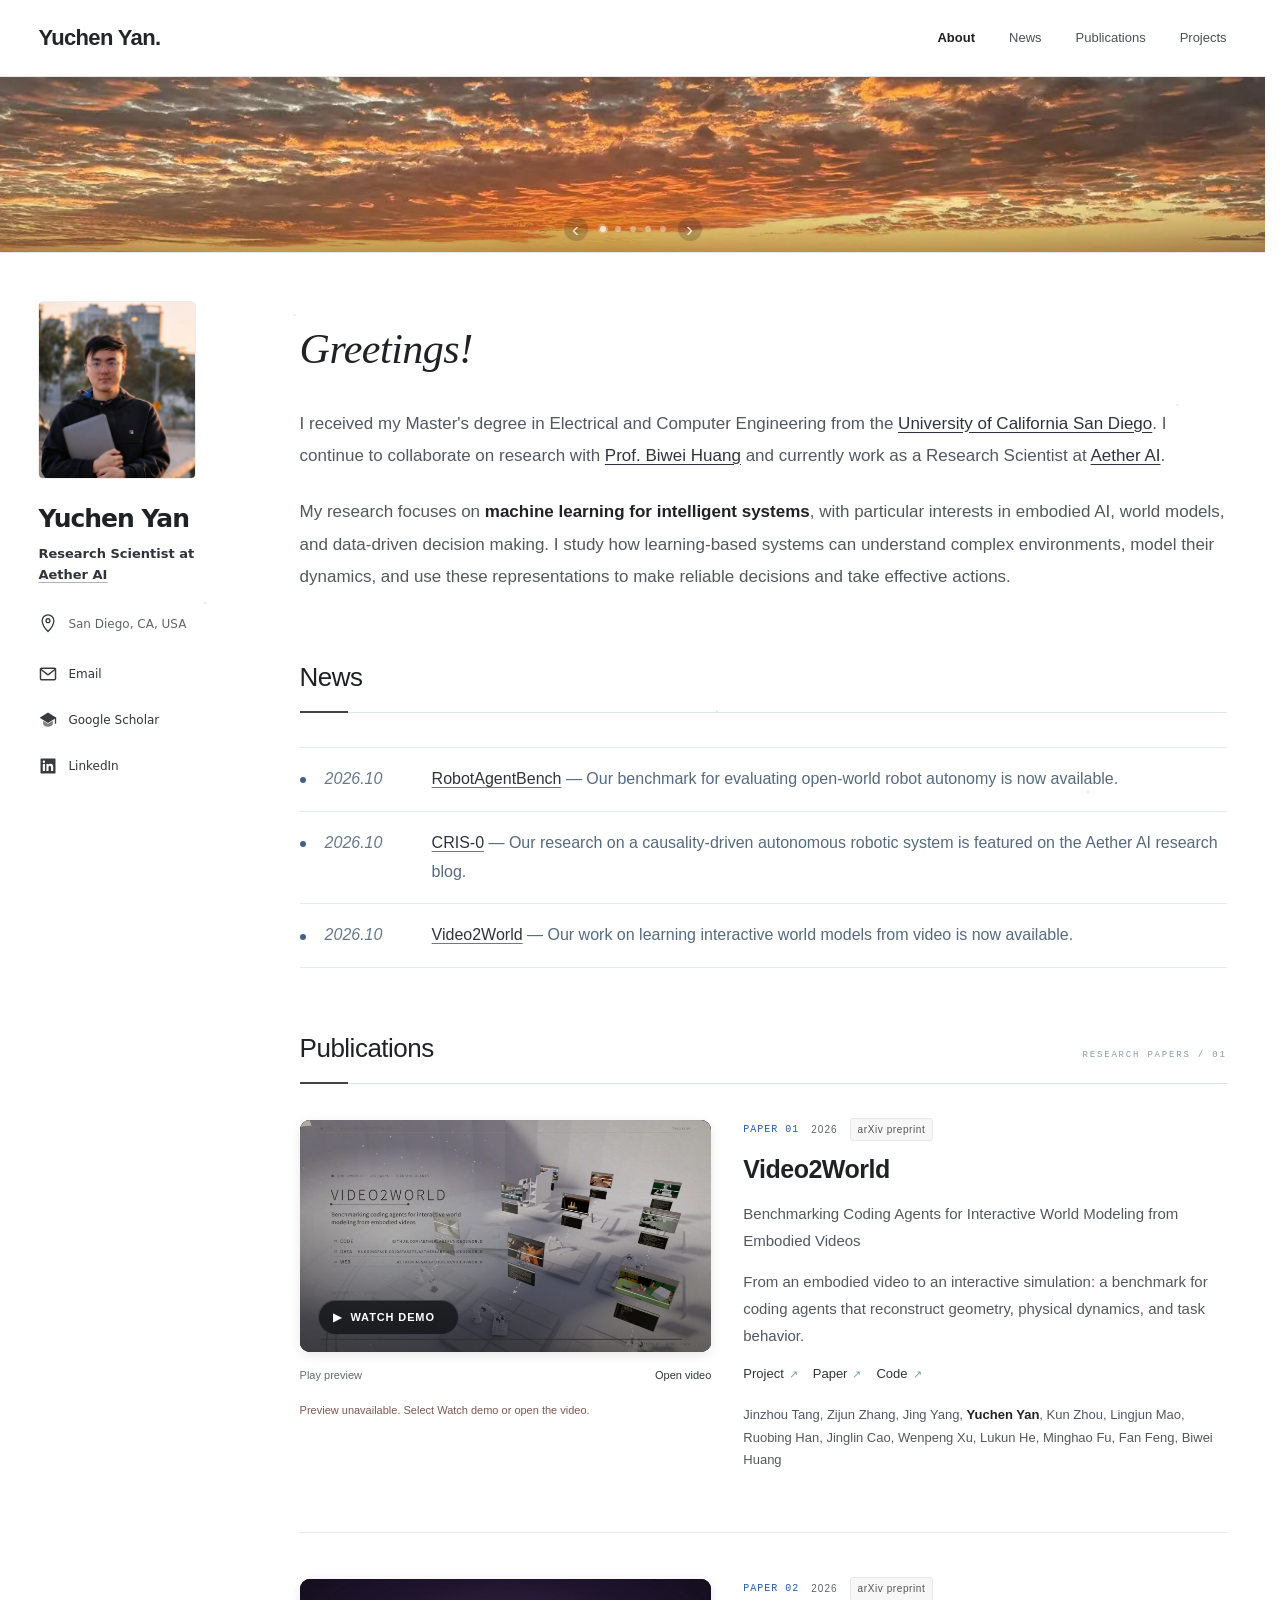
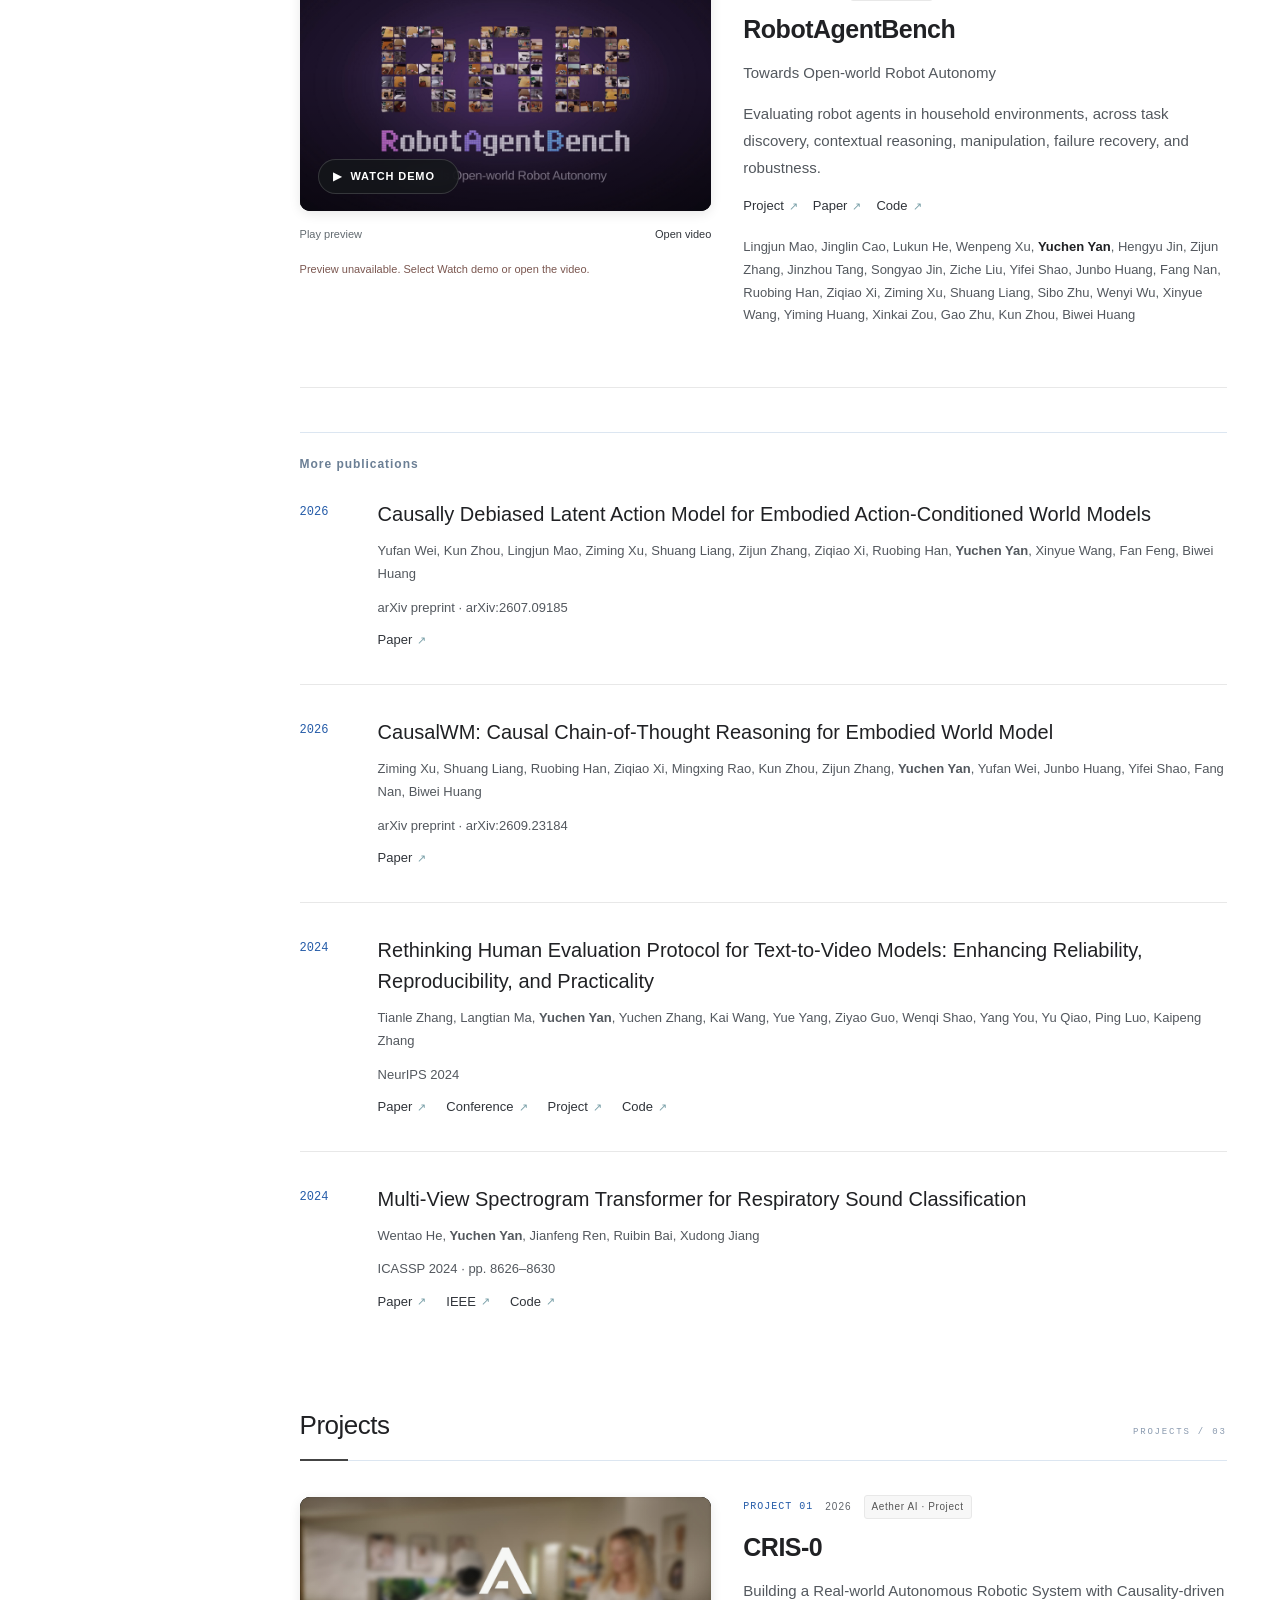
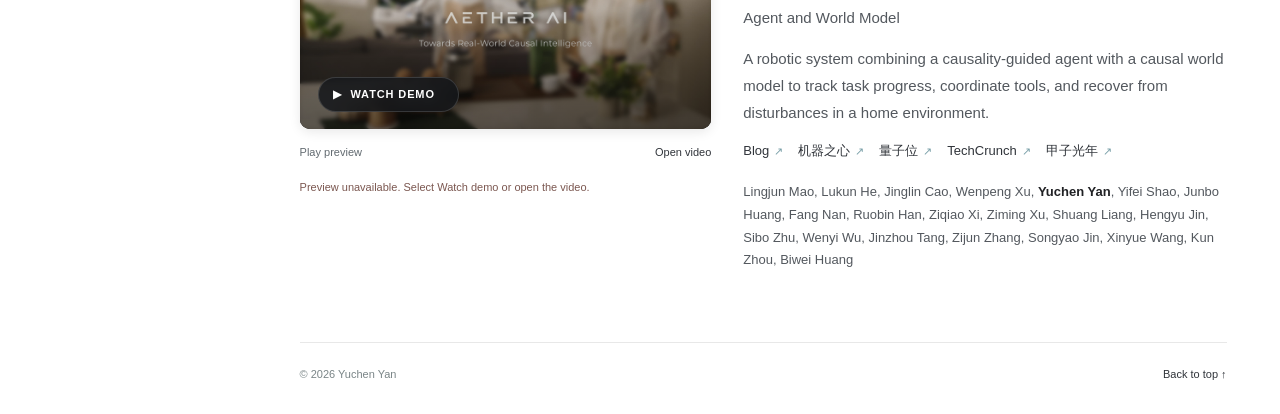
<file: index.html>
<!doctype html>
<html lang="en">
<head>
<meta charset="UTF-8" />
<meta name="viewport" content="width=device-width, initial-scale=1" />
<meta name="theme-color" content="#ffffff" />
<meta name="description" content="Yuchen Yan — selected research in embodied intelligence, world modeling, and machine learning." />
<meta property="og:title" content="Yuchen Yan | Research" />
<meta property="og:description" content="Selected research, publications, and project films." />
<meta property="og:type" content="website" />
<link rel="canonical" href="https://yuchenyan.me/" />
<meta property="og:url" content="https://yuchenyan.me/" />
<meta property="og:image" content="https://yuchenyan.me/assets/portrait/portrait.webp" />
<meta property="og:site_name" content="Yuchen Yan" />
<meta name="twitter:card" content="summary" />
<script type="application/ld+json">{"@context": "https://schema.org", "@type": "ProfilePage", "@id": "https://yuchenyan.me/#profile", "url": "https://yuchenyan.me/", "name": "Yuchen Yan | Research", "mainEntity": {"@type": "Person", "@id": "https://yuchenyan.me/#person", "name": "Yuchen Yan", "url": "https://yuchenyan.me/", "image": "https://yuchenyan.me/assets/portrait/portrait.webp", "sameAs": ["https://scholar.google.com/citations?user=iIb5qEMAAAAJ&hl=en", "https://www.linkedin.com/in/yuchen-yan-abc"]}}</script>
<meta name="google-site-verification" content="52Y01ozP8S6nBD4Ywa5rt0Jq7e8R7N3cFpa_Fr5NjSw" />

<title>Yuchen Yan | Research</title>
<link rel="icon" href="favicon.svg" type="image/svg+xml" />
<link rel="stylesheet" href="styles.css?v=49018e660ee4" />
<link rel="stylesheet" href="sidebar.css" />
<link rel="stylesheet" href="desktop-pet.css" />
<link rel="stylesheet" href="video-player.css?v=187905ce8b02" />
</head>
<body>
<a class="skip-link" href="#home">Skip to content</a>
<div class="scroll-progress" aria-hidden="true"><span id="scroll-progress-bar"></span></div>
<header class="site-header"><div class="header-inner"><a class="wordmark" href="#home">Yuchen Yan<span class="brand-dot">.</span></a><nav class="desktop-nav" aria-label="Main navigation"><a href="#about">About</a><a href="#news">News</a><a href="#publications">Publications</a><a href="#research">Projects</a></nav><button class="menu-toggle" aria-label="Toggle menu" aria-controls="mobile-menu" aria-expanded="false">Menu</button></div><nav id="mobile-menu" class="mobile-nav" aria-label="Mobile navigation" hidden><a href="#about">About</a><a href="#news">News</a><a href="#publications">Publications</a><a href="#research">Projects</a></nav></header>
<section class="photo-banner" aria-label="Personal photography slideshow" aria-roledescription="carousel">
<div class="photo-slides"><img class="photo-slide is-active" src="assets/photography/01.webp" alt="Sunset over the Pacific Ocean" loading="eager" decoding="async" fetchpriority="high" /><img class="photo-slide" src="assets/photography/02.webp" alt="Pink twilight behind palm trees" loading="lazy" decoding="async"  /><img class="photo-slide" src="assets/photography/03.webp" alt="Golden clouds above the beach" loading="lazy" decoding="async"  /><img class="photo-slide" src="assets/photography/05.webp" alt="Evening reflections along the shoreline" loading="lazy" decoding="async"  /><img class="photo-slide" src="assets/photography/04.webp" alt="Stars in the night sky" loading="lazy" decoding="async"  /></div>
<div class="photo-controls"><button class="photo-arrow photo-prev" type="button" aria-label="Previous photograph">‹</button><div class="photo-dots" role="group" aria-label="Choose photograph"><button type="button" class="photo-dot is-active" aria-label="Show photograph 1" aria-pressed="true" data-slide="0"></button><button type="button" class="photo-dot" aria-label="Show photograph 2" aria-pressed="false" data-slide="1"></button><button type="button" class="photo-dot" aria-label="Show photograph 3" aria-pressed="false" data-slide="2"></button><button type="button" class="photo-dot" aria-label="Show photograph 4" aria-pressed="false" data-slide="3"></button><button type="button" class="photo-dot" aria-label="Show photograph 5" aria-pressed="false" data-slide="4"></button></div><button class="photo-arrow photo-next" type="button" aria-label="Next photograph">›</button></div>
<span class="sr-only photo-announcement" aria-live="polite"></span>
</section>
<div class="page-layout">
<aside class="profile" aria-label="Personal profile">
<img class="portrait-photo" src="assets/portrait/portrait.webp" alt="Portrait of Yuchen Yan" width="640" height="760" decoding="async" fetchpriority="high" />
<div class="profile-copy"><div class="profile-kicker"><span class="profile-live-dot"></span> RESEARCH PROFILE</div><h1>Yuchen Yan</h1><p class="profile-role">Research Scientist at <a class="profile-affiliation" href="https://aetherlabs.ai/" target="_blank" rel="noopener noreferrer">Aether AI</a></p><p class="profile-location profile-detail-row"><span class="profile-detail-icon"><svg aria-hidden="true" viewBox="0 0 24 24"><path d="M12 21s7-7.2 7-13a7 7 0 0 0-14 0c0 5.8 7 13 7 13Z"/><circle cx="12" cy="8" r="2.3"/></svg></span><span class="profile-detail-text">San Diego, CA, USA</span></p><div class="profile-links"><a class="profile-email-link" href="mailto:yuchen6603@gmail.com" aria-label="Email Yuchen Yan"><span class="profile-link-icon profile-detail-icon" aria-hidden="true"><svg viewBox="0 0 24 24" fill="none" stroke="currentColor" stroke-width="1.8" stroke-linecap="round" stroke-linejoin="round"><rect x="3" y="5" width="18" height="14" rx="1.5"/><path d="m3 6 9 7 9-7"/></svg></span><span class="profile-detail-text">Email</span></a><a href="https://scholar.google.com/citations?user=iIb5qEMAAAAJ&amp;hl=en" target="_blank" rel="noopener noreferrer"><span class="profile-link-icon profile-detail-icon" aria-hidden="true"><svg viewBox="0 0 24 24" aria-hidden="true" fill="none"><path d="M2 9.2 12 3l10 6.2L12 15.5 2 9.2Z" fill="currentColor"/><path d="M6.2 13v3.4c0 2.1 2.7 3.6 5.8 3.6s5.8-1.5 5.8-3.6V13L12 16.6 6.2 13Z" fill="currentColor" opacity=".65"/><path d="M21 9.8v6" stroke="currentColor" stroke-width="1.6" stroke-linecap="round"/></svg></span><span>Google Scholar</span></a><a href="https://www.linkedin.com/in/yuchen-yan-abc" target="_blank" rel="noopener noreferrer"><span class="profile-link-icon profile-detail-icon" aria-hidden="true"><svg viewBox="0 0 24 24" aria-hidden="true" fill="currentColor"><path d="M20 3H4a1 1 0 0 0-1 1v16a1 1 0 0 0 1 1h16a1 1 0 0 0 1-1V4a1 1 0 0 0-1-1ZM8.35 18H5.8V9.6h2.55V18ZM7.08 8.5a1.48 1.48 0 1 1 0-2.96 1.48 1.48 0 0 1 0 2.96ZM18.2 18h-2.55v-4.1c0-1-.02-2.28-1.4-2.28-1.39 0-1.6 1.08-1.6 2.2V18H10.1V9.6h2.45v1.15h.04c.34-.64 1.18-1.33 2.42-1.33 2.59 0 3.19 1.7 3.19 3.91V18Z"/></svg></span><span>LinkedIn</span></a></div>
<div id="pet-sidebar-slot" class="pet-sidebar-slot" hidden></div>
</div>
</aside>
<main id="home" tabindex="-1">
<section id="about" class="about"><h2 class="welcome-heading">Greetings!</h2><p>I received my Master's degree in Electrical and Computer Engineering from the <a href="https://ucsd.edu/" target="_blank" rel="noopener noreferrer">University of California San Diego</a>. I continue to collaborate on research with <a href="https://biweihuang.com/" target="_blank" rel="noopener noreferrer">Prof. Biwei Huang</a> and currently work as a Research Scientist at <a href="https://aetherlabs.ai/" target="_blank" rel="noopener noreferrer">Aether AI</a>.</p><p>My research focuses on <strong>machine learning for intelligent systems</strong>, with particular interests in embodied AI, world models, and data-driven decision making. I study how learning-based systems can understand complex environments, model their dynamics, and use these representations to make reliable decisions and take effective actions.</p></section>
<section id="news" class="news-section" aria-labelledby="news-title"><div class="section-heading"><h2 id="news-title">News</h2></div><ul class="news-list">
<li><span class="news-date">2026.10</span><span><a href="https://aetherlabsai.github.io/RobotAgentBench/" target="_blank" rel="noopener noreferrer">RobotAgentBench</a> — Our benchmark for evaluating open-world robot autonomy is now available.</span></li>
<li><span class="news-date">2026.10</span><span><a href="https://aetherlabs.ai/articles/real-world-autonomous-robotic-system-with-causality-driven-agent-and-world-model" target="_blank" rel="noopener noreferrer">CRIS-0</a> — Our research on a causality-driven autonomous robotic system is featured on the Aether AI research blog.</span></li>
<li><span class="news-date">2026.10</span><span><a href="https://aetherlabsai.github.io/Video2World/" target="_blank" rel="noopener noreferrer">Video2World</a> — Our work on learning interactive world models from video is now available.</span></li>
</ul></section>
<section id="publications" class="publications-section"><div class="section-heading"><h2>Publications</h2><span>RESEARCH PAPERS / 01</span></div><article class="project featured-paper" id="project-1"><div class="project-layout"><div class="project-copy"><div class="project-topline"><span class="project-index">PAPER 01</span><span>2026</span><span class="tag">arXiv preprint</span></div><h3><a href="https://aetherlabsai.github.io/Video2World/" target="_blank" rel="noopener noreferrer">Video2World</a></h3><p class="project-description">Benchmarking Coding Agents for Interactive World Modeling from Embodied Videos</p><p class="project-description">From an embodied video to an interactive simulation: a benchmark for coding agents that reconstruct geometry, physical dynamics, and task behavior.</p><div class="project-links"><a href="https://aetherlabsai.github.io/Video2World/" target="_blank" rel="noopener noreferrer">Project</a><a href="https://arxiv.org/abs/2610.04432" target="_blank" rel="noopener noreferrer">Paper</a><a href="https://github.com/AetherLabsAI/Video2World" target="_blank" rel="noopener noreferrer">Code</a></div><p class="verification-note"></p><p class="authors" aria-label="Project authors">Jinzhou Tang, Zijun Zhang, Jing Yang, <strong>Yuchen Yan</strong>, Kun Zhou, Lingjun Mao, Ruobing Han, Jinglin Cao, Wenpeng Xu, Lukun He, Minghao Fu, Fan Feng, Biwei Huang</p></div><figure class="project-media film-card">
<button class="film-trigger" type="button" aria-label="Watch Video2World demo" aria-haspopup="dialog" aria-controls="film-dialog" data-film-title="Video2World" data-film-src="assets/videos/Video2World.mp4">
<video class="film-preview" id="video-1" muted loop playsinline preload="none" poster="assets/video2world-poster.webp" tabindex="-1" aria-hidden="true"><source src="assets/videos/Video2World.mp4" type="video/mp4"></video>
<span class="film-shade" aria-hidden="true"></span><span class="film-play" aria-hidden="true">▶</span>
<span class="film-watch" aria-hidden="true"><span>▶</span> WATCH DEMO <span class="film-watch-arrow">↗</span></span>
<span class="film-preview-label" aria-hidden="true">SILENT PREVIEW</span>
</button>
<figcaption><button class="film-preview-toggle" type="button" aria-label="Play Video2World preview" aria-controls="video-1">Play preview</button><a href="assets/videos/Video2World.mp4" target="_blank" rel="noopener noreferrer">Open video</a></figcaption>
<p class="video-status" hidden>Preview unavailable. Select Watch demo or open the video.</p>
</figure></div></article><article class="project featured-paper" id="project-2"><div class="project-layout"><div class="project-copy"><div class="project-topline"><span class="project-index">PAPER 02</span><span>2026</span><span class="tag">arXiv preprint</span></div><h3><a href="https://aetherlabsai.github.io/RobotAgentBench/" target="_blank" rel="noopener noreferrer">RobotAgentBench</a></h3><p class="project-description">Towards Open-world Robot Autonomy</p><p class="project-description">Evaluating robot agents in household environments, across task discovery, contextual reasoning, manipulation, failure recovery, and robustness.</p><div class="project-links"><a href="https://aetherlabsai.github.io/RobotAgentBench/" target="_blank" rel="noopener noreferrer">Project</a><a href="https://arxiv.org/abs/2610.34649" target="_blank" rel="noopener noreferrer">Paper</a><a href="https://github.com/AetherLabsAI/RobotAgentBench" target="_blank" rel="noopener noreferrer">Code</a></div><p class="verification-note"></p><p class="authors" aria-label="Project authors">Lingjun Mao, Jinglin Cao, Lukun He, Wenpeng Xu, <strong>Yuchen Yan</strong>, Hengyu Jin, Zijun Zhang, Jinzhou Tang, Songyao Jin, Ziche Liu, Yifei Shao, Junbo Huang, Fang Nan, Ruobing Han, Ziqiao Xi, Ziming Xu, Shuang Liang, Sibo Zhu, Wenyi Wu, Xinyue Wang, Yiming Huang, Xinkai Zou, Gao Zhu, Kun Zhou, Biwei Huang</p></div><figure class="project-media film-card">
<button class="film-trigger" type="button" aria-label="Watch RobotAgentBench demo" aria-haspopup="dialog" aria-controls="film-dialog" data-film-title="RobotAgentBench" data-film-src="assets/videos/RobotAgentBench.mp4">
<video class="film-preview" id="video-2" muted loop playsinline preload="none" poster="assets/robotagentbench-poster.jpg" tabindex="-1" aria-hidden="true"><source src="assets/videos/RobotAgentBench.mp4" type="video/mp4"></video>
<span class="film-shade" aria-hidden="true"></span><span class="film-play" aria-hidden="true">▶</span>
<span class="film-watch" aria-hidden="true"><span>▶</span> WATCH DEMO <span class="film-watch-arrow">↗</span></span>
<span class="film-preview-label" aria-hidden="true">SILENT PREVIEW</span>
</button>
<figcaption><button class="film-preview-toggle" type="button" aria-label="Play RobotAgentBench preview" aria-controls="video-2">Play preview</button><a href="assets/videos/RobotAgentBench.mp4" target="_blank" rel="noopener noreferrer">Open video</a></figcaption>
<p class="video-status" hidden>Preview unavailable. Select Watch demo or open the video.</p>
</figure></div></article><div class="publication-subheading">More publications</div><article class="publication"><span class="publication-year">2026</span><div><h3><a href="https://arxiv.org/abs/2607.09185" target="_blank" rel="noopener noreferrer">Causally Debiased Latent Action Model for Embodied Action-Conditioned World Models</a></h3><p>Yufan Wei, Kun Zhou, Lingjun Mao, Ziming Xu, Shuang Liang, Zijun Zhang, Ziqiao Xi, Ruobing Han, <strong>Yuchen Yan</strong>, Xinyue Wang, Fan Feng, Biwei Huang</p><p class="venue">arXiv preprint · arXiv:2607.09185</p><div class="publication-links"><a href="https://arxiv.org/abs/2607.09185" target="_blank" rel="noopener noreferrer">Paper</a></div></div></article><article class="publication"><span class="publication-year">2026</span><div><h3><a href="https://arxiv.org/abs/2609.23184" target="_blank" rel="noopener noreferrer">CausalWM: Causal Chain-of-Thought Reasoning for Embodied World Model</a></h3><p>Ziming Xu, Shuang Liang, Ruobing Han, Ziqiao Xi, Mingxing Rao, Kun Zhou, Zijun Zhang, <strong>Yuchen Yan</strong>, Yufan Wei, Junbo Huang, Yifei Shao, Fang Nan, Biwei Huang</p><p class="venue">arXiv preprint · arXiv:2609.23184</p><div class="publication-links"><a href="https://arxiv.org/abs/2609.23184" target="_blank" rel="noopener noreferrer">Paper</a></div></div></article><article class="publication"><span class="publication-year">2024</span><div><h3><a href="https://arxiv.org/abs/2406.08845" target="_blank" rel="noopener noreferrer">Rethinking Human Evaluation Protocol for Text-to-Video Models: Enhancing Reliability, Reproducibility, and Practicality</a></h3><p>Tianle Zhang, Langtian Ma, <strong>Yuchen Yan</strong>, Yuchen Zhang, Kai Wang, Yue Yang, Ziyao Guo, Wenqi Shao, Yang You, Yu Qiao, Ping Luo, Kaipeng Zhang</p><p class="venue">NeurIPS 2024</p><div class="publication-links"><a href="https://arxiv.org/abs/2406.08845" target="_blank" rel="noopener noreferrer">Paper</a><a href="https://neurips.cc/virtual/2024/poster/96946" target="_blank" rel="noopener noreferrer">Conference</a><a href="https://ztlmememe.github.io/T2VHE.github.io/" target="_blank" rel="noopener noreferrer">Project</a><a href="https://github.com/ztlmememe/T2VHE" target="_blank" rel="noopener noreferrer">Code</a></div></div></article><article class="publication"><span class="publication-year">2024</span><div><h3><a href="https://arxiv.org/abs/2311.09655" target="_blank" rel="noopener noreferrer">Multi-View Spectrogram Transformer for Respiratory Sound Classification</a></h3><p>Wentao He, <strong>Yuchen Yan</strong>, Jianfeng Ren, Ruibin Bai, Xudong Jiang</p><p class="venue">ICASSP 2024 · pp. 8626–8630</p><div class="publication-links"><a href="https://arxiv.org/abs/2311.09655" target="_blank" rel="noopener noreferrer">Paper</a><a href="https://ieeexplore.ieee.org/abstract/document/10445825" target="_blank" rel="noopener noreferrer">IEEE</a><a href="https://github.com/wentaoheunnc/MVST" target="_blank" rel="noopener noreferrer">Code</a></div></div></article></section>
<section id="research" class="research-section"><div class="section-heading"><h2>Projects</h2><span>PROJECTS / 03</span></div><article class="project compact-project" id="project-3"><div class="project-layout"><div class="project-copy"><div class="project-topline"><span class="project-index">PROJECT 01</span><span>2026</span><span class="tag">Aether AI · Project</span></div><h3><a href="https://aetherlabs.ai/articles/real-world-autonomous-robotic-system-with-causality-driven-agent-and-world-model" target="_blank" rel="noopener noreferrer">CRIS-0</a></h3><p class="project-description">Building a Real-world Autonomous Robotic System with Causality-driven Agent and World Model</p><p class="project-description">A robotic system combining a causality-guided agent with a causal world model to track task progress, coordinate tools, and recover from disturbances in a home environment.</p><div class="project-links"><a href="https://aetherlabs.ai/articles/real-world-autonomous-robotic-system-with-causality-driven-agent-and-world-model" target="_blank" rel="noopener noreferrer">Blog</a><a href="https://mp.weixin.qq.com/s/lmF7cN9YymTF5ETwp1WCtg" target="_blank" rel="noopener noreferrer">机器之心</a><a href="https://mp.weixin.qq.com/s?__biz=MzIzNjc1NzUzMw==&amp;mid=2247931906&amp;idx=1&amp;sn=724d7d5fbfbfc876978f07e88b603677" target="_blank" rel="noopener noreferrer">量子位</a><a href="https://techcrunch.com/sponsor/aether-ai/aether-ai-builds-causal-intelligence-for-the-real-world/" target="_blank" rel="noopener noreferrer">TechCrunch</a><a href="https://mp.weixin.qq.com/s/uL8SdX26sUuPGYH41lcofA" target="_blank" rel="noopener noreferrer">甲子光年</a></div><p class="verification-note"></p><p class="authors" aria-label="Project authors">Lingjun Mao, Lukun He, Jinglin Cao, Wenpeng Xu, <strong>Yuchen Yan</strong>, Yifei Shao, Junbo Huang, Fang Nan, Ruobin Han, Ziqiao Xi, Ziming Xu, Shuang Liang, Hengyu Jin, Sibo Zhu, Wenyi Wu, Jinzhou Tang, Zijun Zhang, Songyao Jin, Xinyue Wang, Kun Zhou, Biwei Huang</p></div><figure class="project-media film-card">
<button class="film-trigger" type="button" aria-label="Watch CRIS-0 demo" aria-haspopup="dialog" aria-controls="film-dialog" data-film-title="CRIS-0" data-film-src="assets/videos/CRIS-0.mp4">
<video class="film-preview" id="video-3" muted loop playsinline preload="none" poster="assets/cris0-poster.jpg" tabindex="-1" aria-hidden="true"><source src="assets/videos/CRIS-0.mp4" type="video/mp4"></video>
<span class="film-shade" aria-hidden="true"></span><span class="film-play" aria-hidden="true">▶</span>
<span class="film-watch" aria-hidden="true"><span>▶</span> WATCH DEMO <span class="film-watch-arrow">↗</span></span>
<span class="film-preview-label" aria-hidden="true">SILENT PREVIEW</span>
</button>
<figcaption><button class="film-preview-toggle" type="button" aria-label="Play CRIS-0 preview" aria-controls="video-3">Play preview</button><a href="assets/videos/CRIS-0.mp4" target="_blank" rel="noopener noreferrer">Open video</a></figcaption>
<p class="video-status" hidden>Preview unavailable. Select Watch demo or open the video.</p>
</figure></div></article></section>

<footer><span>© <span id="year">2026</span> Yuchen Yan</span><button type="button" id="pet-wake" class="pet-wake" hidden>Wake Little Yuchen</button><a href="#home">Back to top ↑</a></footer>
</main>
</div>

<dialog class="film-dialog" id="film-dialog" aria-labelledby="film-title" aria-describedby="film-hint">
  <div class="film-panel">
    <header class="film-header">
      <div><p class="film-eyebrow"><span></span> RESEARCH IN MOTION</p><h2 id="film-title">Research film</h2></div>
      <button class="film-close" type="button" aria-label="Close video" autofocus>×</button>
    </header>
    <div class="film-screen">
      <video id="film-player" controls playsinline preload="none" aria-label="Research film player"></video>
      <span class="film-scan" aria-hidden="true"></span>
      <i class="film-corner film-corner-tl" aria-hidden="true"></i><i class="film-corner film-corner-tr" aria-hidden="true"></i>
      <i class="film-corner film-corner-bl" aria-hidden="true"></i><i class="film-corner film-corner-br" aria-hidden="true"></i>
    </div>
    <footer class="film-footer"><span id="film-hint">Sound on · Esc to close</span><a id="film-direct" target="_blank" rel="noopener noreferrer">Open video ↗</a></footer>
    <p class="film-error" role="status" hidden>Unable to play here. Try the player controls or open the video directly.</p>
  </div>
</dialog>
<script src="script.js?v=f2de386bf7b0"></script>
<script src="video-player.js?v=f9242d9bafca" defer></script>
<!-- An opt-in, non-modal desktop pet. It never captures clicks outside its controls. -->
<div id="little-yuchen" class="little-pet" data-bughunt data-state="dormant" hidden>
  <div class="pet-dialog" id="pet-dialog" role="dialog" aria-modal="false" aria-labelledby="pet-dialog-title" aria-describedby="pet-dialog-copy" hidden>
    <button class="pet-dialog-close" type="button" data-pet-action="dismiss" aria-label="Close conversation">×</button>
    <span class="pet-dialog-kicker">LITTLE YUCHEN</span>
    <h2 id="pet-dialog-title">Bug hunt?</h2>
    <p id="pet-dialog-copy">A few tiny bugs are hiding on this page. Shall we catch them?</p>
    <div class="pet-dialog-actions">
      <button class="pet-primary" type="button" data-pet-action="start">Let's go!</button>
      <button class="pet-secondary" type="button" data-pet-action="dismiss">Maybe later</button>
    </div>
    <button class="pet-sleep-link" type="button" data-pet-action="sleep">Let me nap</button>
  </div>
  <div class="pet-hud" id="pet-hud" aria-label="Bug Hunt progress" hidden>
    <svg aria-hidden="true" viewBox="0 0 24 24"><path d="M12 3v3m0 12v3M3 12h3m12 0h3"/><circle cx="12" cy="12" r="6"/><circle cx="12" cy="12" r="2"/></svg>
    <span class="pet-score">0 / 5</span>
    <button type="button" data-pet-action="end" aria-label="End Bug Hunt" title="End game (Esc)">×</button>
  </div>
  <!-- One-shot delivery: a small portal and soft-jawed cartoon gripper.
       Decorative only: no pointer capture or extra tab stops. -->
  <div class="pet-delivery" aria-hidden="true">
    <span class="pet-landing-shadow"></span>
    <div class="pet-crane-window">
      <svg class="pet-gripper" viewBox="0 0 96 90" fill="none" xmlns="http://www.w3.org/2000/svg">
        <path class="gripper-stem" d="M48 -30V15" stroke="#555253" stroke-width="5" stroke-linecap="round"/>
        <path d="M48 -30V13" stroke="#d9d6d0" stroke-width="2"/>
        <g class="gripper-jaw gripper-jaw-left">
          <path d="M32 29 15 44 15 64 27 73" stroke="#514d4c" stroke-width="10" stroke-linecap="round" stroke-linejoin="round"/>
          <path d="M32 29 15 44 15 64 27 73" stroke="#e9e5de" stroke-width="6" stroke-linecap="round" stroke-linejoin="round"/>
          <path d="m24 70 5 4" stroke="#d59658" stroke-width="8" stroke-linecap="round"/>
          <circle cx="15" cy="44" r="4.5" fill="#b5b1ac" stroke="#514d4c" stroke-width="1.8"/>
        </g>
        <g class="gripper-jaw gripper-jaw-right">
          <path d="M64 29 81 44 81 64 69 73" stroke="#514d4c" stroke-width="10" stroke-linecap="round" stroke-linejoin="round"/>
          <path d="M64 29 81 44 81 64 69 73" stroke="#e9e5de" stroke-width="6" stroke-linecap="round" stroke-linejoin="round"/>
          <path d="m72 70-5 4" stroke="#d59658" stroke-width="8" stroke-linecap="round"/>
          <circle cx="81" cy="44" r="4.5" fill="#b5b1ac" stroke="#514d4c" stroke-width="1.8"/>
        </g>
        <rect x="25" y="10" width="46" height="28" rx="12" fill="#f8f5ef" stroke="#514d4c" stroke-width="2.2"/>
        <path d="M34 16h28" stroke="#fff" stroke-width="2" stroke-linecap="round"/>
        <rect x="35" y="20" width="26" height="11" rx="5.5" fill="#555253"/>
        <circle cx="42" cy="25" r="1.6" fill="#f0c584"/>
        <circle cx="54" cy="25" r="1.6" fill="#f0c584"/>
        <circle cx="30" cy="27" r="1.5" fill="#c9c4bc"/>
        <circle cx="66" cy="27" r="1.5" fill="#c9c4bc"/>
      </svg>
    </div>
    <span class="pet-portal"><span class="pet-portal-core"></span><span class="pet-portal-orbit"></span></span>
    <span class="portal-speck portal-speck-one"></span><span class="portal-speck portal-speck-two"></span><span class="portal-speck portal-speck-three"></span>
  </div>

  <button class="pet-character" type="button" aria-label="Little Yuchen: talk and play Bug Hunt" aria-expanded="false" aria-controls="pet-dialog">
    <span class="pet-art" aria-hidden="true">
      <img class="pet-body" src="assets/pet/body.webp" alt="" width="146" height="120" draggable="false" />
      <img class="pet-arms" src="assets/pet/arms.webp" alt="" width="146" height="120" draggable="false" />
      <img class="pet-happy" src="assets/pet/happy.webp" alt="" width="133" height="122" draggable="false" />
      <span class="pet-muzzle"></span>
    </span>
    <span class="pet-whisper">Psst…</span>
  </button>
  <button class="pet-hide" type="button" data-pet-action="sleep" aria-label="Hide Little Yuchen" title="Let me nap">×</button>
</div>
<div id="pet-game-layer" data-bughunt aria-label="Bug Hunt targets" hidden></div>
<div id="pet-effects" data-bughunt aria-hidden="true"></div>
<div id="pet-announcer" class="sr-only" data-bughunt aria-live="polite" aria-atomic="true"></div>

<script src="desktop-pet.js" defer></script>
</body>
</html>
</file>
<file: styles.css>
:root{--ink:#263638;--muted:#667578;--accent:#236d79;--line:#e3e9e8;--soft:#f3f7f6;--white:#fff}*{box-sizing:border-box}html{scroll-behavior:smooth;scroll-padding-top:95px}body{margin:0;color:var(--ink);background:var(--white);font-family:Arial,Helvetica,sans-serif;font-size:15px;line-height:1.75;-webkit-font-smoothing:antialiased}a{color:var(--accent);text-decoration:none}a:hover{text-decoration:underline;text-underline-offset:4px}button{font:inherit}a:focus-visible,button:focus-visible,summary:focus-visible,video:focus-visible{outline:3px solid #4094a3;outline-offset:5px}.skip-link{position:fixed;top:8px;left:8px;z-index:50;background:var(--ink);color:white;padding:10px 15px;transform:translateY(-150%)}.skip-link:focus{transform:none}.site-header{border-bottom:1px solid var(--line);background:#fffffff5;position:sticky;top:0;z-index:10;backdrop-filter:blur(14px)}.header-inner{max-width:1160px;margin:auto;padding:0 24px;min-height:76px;display:flex;align-items:center;justify-content:space-between}.wordmark{font-size:17px;letter-spacing:-.5px;color:var(--ink);font-weight:700}.brand-dot{color:var(--accent)}.desktop-nav{display:flex;gap:30px}.desktop-nav a{color:#536568;font-size:13px}.menu-toggle,.mobile-nav{display:none}.page-layout{max-width:1160px;margin:0 auto;padding:65px 24px 0;display:grid;grid-template-columns:210px minmax(0,1fr);gap:72px}.pending-link{color:#788385;font-size:12px}.pending-link small{display:none}main{min-width:0}main:focus{outline:none}.about{padding:0 0 52px}.eyebrow{font-size:10px;font-weight:700;letter-spacing:2px;color:var(--accent);margin:0 0 18px}.about h2{font:400 38px/1.23 Georgia,"Times New Roman",serif;letter-spacing:-1px;margin:0 0 27px}.about h2 em{font-style:normal;color:var(--accent)}.about p:not(.eyebrow){color:#566569;max-width:760px;margin:0 0 17px}.about strong{color:#35494c;font-weight:600}.text-link{display:inline-flex;gap:20px;align-items:center;font-size:13px;margin-top:4px}.section-heading{display:flex;justify-content:space-between;align-items:baseline;gap:16px;border-bottom:1px solid var(--line);padding-bottom:13px;margin-bottom:26px}.section-heading h2{font-size:22px;line-height:1.3;letter-spacing:-.5px;font-weight:500;margin:0}.section-heading>span{font-size:9px;letter-spacing:1.8px;color:#758386}.project{padding-bottom:35px;margin-bottom:34px;border-bottom:1px solid var(--line)}.project:last-child{margin-bottom:44px;border-bottom:0;padding-bottom:0}.project-topline{display:flex;align-items:center;gap:10px;font-size:10px;letter-spacing:1px;color:var(--muted);margin-bottom:10px}.project-topline .tag{background:#eef5f3;border:1px solid #e1ebe8;padding:2px 7px;border-radius:3px;color:#4f746c;letter-spacing:.6px}.project h3{margin:0 0 8px;font-size:20px;font-weight:600;letter-spacing:-.5px;line-height:1.45}.project h3 a{color:var(--ink)}.project-description{margin:0 0 15px;color:#5d6d70;font-size:14px;line-height:1.7}.project-media{margin:18px 0 0}.project-media video{display:block;width:100%;aspect-ratio:16/9;background:#182127;object-fit:contain;border-radius:5px;border:1px solid #e0e7e5}.project-media figcaption{display:flex;justify-content:space-between;gap:14px;align-items:baseline;font-size:11px;color:#768285;margin-top:8px}.project-links,.publication-links{display:flex;flex-wrap:wrap;gap:18px;font-size:12px}.authors{font-size:12px;color:#6a787b;margin:10px 0}.authors summary{cursor:pointer;list-style-position:inside;color:#6b797b;font-size:11px}.authors p{margin:8px 0 0;line-height:1.8}.authors strong{color:var(--ink);font-weight:600}.publication{display:grid;grid-template-columns:52px 1fr;gap:17px;padding:0 0 25px;margin-bottom:25px;border-bottom:1px solid var(--line)}.publication:last-child{border-bottom:0;margin-bottom:0}.publication-year{font-size:12px;color:#7c8789;padding-top:3px}.publication h3{font-size:17px;line-height:1.5;margin:0 0 9px;font-weight:500}.publication h3 a{color:var(--ink)}.publication .venue{font-size:12px;color:var(--accent);margin:6px 0 10px}.publication p{margin:0 0 10px;font-size:12px;color:var(--muted)}.verification-note{font-size:11px;color:#788385}.contact-section{margin-top:40px;padding-top:8px}.contact-section p{font-size:14px;color:#647478;margin:0 0 12px}.contact-pending{font-size:12px;color:#6b797c}.contact-section small{display:block;color:#7b8688;font-size:11px;margin-top:4px}footer{margin-top:54px;padding:22px 0 30px;border-top:1px solid var(--line);display:flex;justify-content:space-between;font-size:11px;color:#7a8587}.preview-notice{text-align:center;font-size:10px;color:#758386;border-top:1px solid #eff2f1;padding:12px 20px;margin-top:5px}.video-status{font-size:11px;color:#7b5750}.video-status[hidden]{display:none}
@media(max-width:900px){.page-layout{gap:40px;grid-template-columns:175px minmax(0,1fr);padding-top:45px}.about h2{font-size:34px}.desktop-nav{gap:22px}.section-heading>span{letter-spacing:1px}}
@media(max-width:650px){html{scroll-padding-top:80px}.header-inner{min-height:64px;padding:0 22px}.desktop-nav{display:none}.menu-toggle{display:block;background:none;border:1px solid #d9e3e1;border-radius:3px;padding:5px 11px;color:var(--ink);font-size:12px}.mobile-nav:not([hidden]){display:flex;gap:19px;flex-wrap:wrap;padding:12px 22px 18px;font-size:12px}.page-layout{display:block;padding:30px 22px 0}.about{padding-bottom:35px}.about h2{font-size:32px;line-height:1.25;margin-bottom:21px}.about p:not(.eyebrow){font-size:14px}.section-heading h2{font-size:20px}.section-heading>span{font-size:8px;letter-spacing:.9px}.project h3{font-size:18px}.project-description{font-size:13px}.project-media figcaption{font-size:10px}.publication{grid-template-columns:38px 1fr;gap:10px}.publication h3{font-size:16px}.project-links,.publication-links{gap:15px}.contact-section{margin-top:30px}footer{margin-top:38px}}
@media(prefers-reduced-motion:reduce){html{scroll-behavior:auto}*{animation:none!important;transition:none!important}}@media print{.site-header,.preview-notice,.project-media{display:none}.page-layout{display:block;padding:0}.about h2{font-size:26px}.project,.publication{break-inside:avoid}a{color:inherit}.authors{display:block}footer{margin-top:20px}}

/* Profile details supplied by the owner; reference-inspired, original layout. */



/* V2 — restrained research-tech visual system. */
:root{--ink:#1d3038;--accent:#146c81;--line:#dfe8eb;--soft:#f3f8fa}
body{background:radial-gradient(ellipse 70% 22% at 82% 8%,#eef7f9 0%,transparent 75%),#fff}
.scroll-progress{position:fixed;top:0;left:0;right:0;height:2px;z-index:30;pointer-events:none}
.scroll-progress span{display:block;width:100%;height:100%;background:linear-gradient(90deg,#267a8b,#73b9c6);transform:scaleX(0);transform-origin:left;will-change:transform}
.site-header{border-bottom-color:#dce7e9;box-shadow:0 5px 25px #164b5910}
.wordmark{letter-spacing:-.7px}.brand-dot{color:#1689a0}
.desktop-nav a,.mobile-nav a{transition:color .2s ease}.desktop-nav a.active,.mobile-nav a.active{color:var(--accent);font-weight:700}
.page-layout{padding-top:58px}
.about{position:relative;isolation:isolate;padding-top:16px}
.hero-visual{position:absolute;z-index:-1;right:-8px;top:-28px;width:min(51%,410px);height:220px;color:#5fa9b7;opacity:.46;overflow:hidden;mask-image:linear-gradient(90deg,transparent,#000 30%);pointer-events:none}
.hero-grid{position:absolute;inset:0;background-image:linear-gradient(#83bac322 1px,transparent 1px),linear-gradient(90deg,#83bac322 1px,transparent 1px);background-size:24px 24px;transform:perspective(450px) rotateX(10deg)}
.hero-network{position:absolute;inset:0;width:100%;height:100%;filter:drop-shadow(0 0 5px #71c5d477)}
.visual-label{position:absolute;right:10px;bottom:5px;font:9px/1.5 monospace;letter-spacing:1px;color:#518b97}
.eyebrow{display:flex;align-items:center;gap:10px;letter-spacing:1.7px}
.signal-dot{width:7px;height:7px;border-radius:50%;background:#2b9fb0;box-shadow:0 0 0 4px #2b9fb018}
.about h2{font-size:clamp(34px,4vw,47px);line-height:1.17;letter-spacing:-1.5px;position:relative}
.about h2 em{color:#187b8e}.research-chips{display:flex;flex-wrap:wrap;gap:8px;margin:-6px 0 24px}
.research-chips span{font:10px/1.5 monospace;letter-spacing:.1px;border:1px solid #d9e8eb;background:#f6fafb;padding:6px 9px;border-radius:4px;color:#47717b}
.section-heading{position:relative}.section-heading:before{content:"";position:absolute;left:0;bottom:-1px;width:43px;height:2px;background:#2b8c9e}
.section-heading>span{font-family:monospace;color:#6c8790}
.project{position:relative;padding-left:17px;border-left:1px solid #e0e9ec;transition:border-color .2s ease}
.project:hover{border-left-color:#3c94a5}.project-index{color:#277e90;font-family:monospace;font-size:10px;letter-spacing:1px}
.project-topline{flex-wrap:wrap;gap:12px}.project-topline .tag{background:#eef7f9;color:#327485;border-color:#d9e9ed}
.project h3 a:hover,.publication h3 a:hover{color:var(--accent)}
.project-media video{border-radius:7px;border-color:#d8e5e9;box-shadow:0 8px 26px #0f394b12}
.project-links a,.publication-links a{display:inline-flex;align-items:center;gap:5px}.project-links a:after,.publication-links a:after{content:"↗";font-size:11px;color:#7aa0a9}
.publication{transition:background .2s ease}.publication-year{font-family:monospace;color:#367e8b}



@media(max-width:900px){.hero-visual{width:45%;opacity:.3}}
@media(max-width:650px){.page-layout{padding-top:30px}.hero-visual{width:58%;height:150px;top:0;opacity:.23}.about h2{font-size:34px}.research-chips{gap:6px}.research-chips span{font-size:9px;padding:5px 7px}.project{padding-left:12px}.visual-label{display:none}}
@media(prefers-reduced-motion:reduce){.project,.desktop-nav a,.mobile-nav a,.publication{transition:none}}
@media print{.scroll-progress,.hero-visual,.research-chips{display:none}}

/* V3 — compact identity links and a purposeful contact destination. */











.contact-section{margin-top:48px}
.contact-panel{position:relative;display:flex;align-items:flex-end;justify-content:space-between;gap:28px;padding:32px 34px;background:linear-gradient(120deg,#f2f8fa,#f9fcfd 70%);border:1px solid #dce9ed;border-radius:12px;overflow:hidden}
.contact-panel:after{content:"";position:absolute;width:190px;height:190px;right:-65px;top:-105px;border-radius:50%;border:1px solid #b7dce3;box-shadow:0 0 0 24px #d7edf23b,0 0 0 48px #d7edf226;pointer-events:none}
.contact-panel-copy{position:relative;z-index:1;min-width:0}
.contact-section .contact-kicker{display:flex;align-items:center;gap:9px;color:#3b7888;font-size:10px;letter-spacing:1.25px;font-weight:700;margin-bottom:13px}
.contact-panel h3{font-size:27px;line-height:1.2;letter-spacing:-.9px;margin:0 0 10px;font-weight:600}
.contact-panel p:not(.contact-kicker){max-width:480px;line-height:1.7;margin:0 0 17px;font-size:13px}
.contact-address{font-size:14px;font-weight:600;overflow-wrap:anywhere}
.contact-cta{position:relative;z-index:1;white-space:nowrap;display:inline-flex;align-items:center;gap:25px;background:#176b80;color:white;border-radius:7px;padding:11px 15px;font-size:12px;font-weight:600;transition:background .2s,transform .2s}
.contact-cta:hover{background:#0d5366;color:white;text-decoration:none;transform:translateY(-2px)}
@media(max-width:900px){.contact-panel{padding:25px;align-items:flex-start;flex-direction:column;gap:19px}}
@media(max-width:650px){.contact-panel{padding:23px 20px}.contact-panel h3{font-size:24px}.contact-cta{width:100%;justify-content:space-between}}
@media print{.contact-panel{background:white;border:0;padding:0}.contact-cta{display:none}}

/* V4: show complete author lists without disclosure controls. */
.project .authors{font-size:12px;line-height:1.8;color:var(--muted);margin:12px 0 16px}.project .authors strong{color:var(--ink);font-weight:650}

.about a:not(.text-link){color:#137f99;text-decoration:underline;text-underline-offset:3px}

/* V13 — Blue Academic Editorial. Deliberately no generic AI illustration. */
:root{--ink:#142d4e;--muted:#596c80;--accent:#245ba8;--line:#dce6f1;--soft:#f1f6fc}
body{background:#fff;color:var(--ink)}
.site-header{background:#ffffffed;border-bottom:1px solid #e1e9f3;box-shadow:none}
.wordmark{color:#142d4e}.brand-dot{color:#245ba8}
.desktop-nav a,.mobile-nav a{color:#5c6f85}.desktop-nav a.active,.mobile-nav a.active{color:#245ba8}
.scroll-progress span{background:#245ba8}
.page-layout{grid-template-columns:205px minmax(0,1fr);gap:70px}





.about{padding-top:20px;padding-bottom:66px}.about .eyebrow{display:block;color:#245ba8;font-size:11px;letter-spacing:1.5px;margin-bottom:20px}
.about h2{font:400 clamp(31px,3.2vw,43px)/1.25 Georgia,"Times New Roman",serif;letter-spacing:-1.2px;max-width:800px;margin:0 0 28px;color:#142d4e}
.about h2 em{color:#245ba8;font-style:normal}
.about p:not(.eyebrow){color:#465d76;max-width:730px;font-size:15px;line-height:1.85;margin-bottom:19px}
.about strong{color:#203f68}.about a:not(.text-link){color:#245ba8}
.text-link{color:#245ba8;font-weight:600;margin-top:10px}
.section-heading{border-bottom:1px solid #dce6f1}.section-heading:before{background:#245ba8;width:48px}
.section-heading h2{color:#142d4e}.section-heading>span{color:#8a9aaf}
.project{border-left:0;padding-left:0}.project:hover{border-left:0}.project-index,.publication-year{color:#245ba8}
.project-topline .tag{background:#f1f6fc;border-color:#dce6f1;color:#245ba8}
.project h3 a,.publication h3 a{color:#142d4e}
.project h3 a:hover,.publication h3 a:hover{color:#245ba8}
.project-description,.authors,.publication p{color:#596c80}
.project-media video{border-color:#dce6f1;box-shadow:none}
.contact-panel{background:#f4f8fd;border-color:#dce6f1;border-radius:8px}
.contact-panel:after{display:none}.contact-section .contact-kicker{color:#245ba8}
.contact-cta{background:#245ba8!important}.contact-cta:hover{background:#174a8b!important}
@media(max-width:900px){.page-layout{gap:38px;grid-template-columns:175px minmax(0,1fr)}}
@media(max-width:650px){.page-layout{display:block}.about{padding-top:0;padding-bottom:42px}.about h2{font-size:31px}.about p:not(.eyebrow){font-size:14px}}

/* V14: restrained profile links with a consistent icon/text grid */







/* V15: one publications section, two featured papers followed by concise entries */
.publication-subheading{font-size:12px;letter-spacing:.08em;color:#6b7f95;font-weight:600;margin:2.5rem 0 1.5rem;padding-top:1.3rem;border-top:1px solid #dce6f1}
.publications-section .project:last-of-type{margin-bottom:1.6rem;padding-bottom:1.6rem;border-bottom:0}

/* V16: restrained personal greeting instead of a promotional headline */
.about h2.welcome-heading{font-family:"Segoe Print","Bradley Hand","Comic Sans MS",cursive;font-style:italic;font-weight:400;font-size:clamp(26px,3vw,36px);line-height:1.35;letter-spacing:-.5px;color:#245ba8;margin:0 0 24px;max-width:none}
@media(max-width:650px){.about h2.welcome-heading{font-size:29px;margin-bottom:20px}}

/* V17: compact academic news list */
.news-section{margin-bottom:3.4rem;scroll-margin-top:90px}
.news-list{list-style:none;padding:0;margin:1.25rem 0 0;display:grid;gap:0}
.news-list li{display:flex;align-items:baseline;gap:14px;padding:13px 0;border-bottom:1px solid #e3eaf2;color:#566a7e;line-height:1.65}
.news-list li:first-child{border-top:1px solid #e3eaf2}
.news-dot{width:6px;height:6px;border-radius:50%;background:#2a5ea8;flex:none;transform:translateY(-2px)}
.news-list a{color:#245ba8;font-weight:600;text-decoration:none}
.news-list a:hover{text-decoration:underline;text-underline-offset:3px}

/* V18 — concise dated research updates */
.news-list{list-style:disc;padding-left:22px;gap:0}
.news-list li{display:list-item;padding:11px 0 11px 4px;line-height:1.6}
.news-list li::marker{color:#42618a;font-size:12px}
.news-date{display:inline-block;min-width:82px;color:#66798b;font-style:italic;font-variant-numeric:tabular-nums;margin-right:12px}
.news-date-empty{min-width:0;margin:0}
.news-list a{font-weight:500;text-decoration:underline;text-decoration-color:#b4c9dd;text-underline-offset:3px}
@media(max-width:600px){.news-date{min-width:0;margin-right:8px}.news-list li{padding:12px 0 12px 2px}}

/* V19: tighten transition from About to News after removing CTA */
.about{padding-bottom:22px}
.news-section{margin-top:0}
@media(max-width:650px){.about{padding-bottom:18px}}

/* V20: fixed date column and hanging alignment for wrapped news descriptions */
.news-list{list-style:none;padding-left:0}
.news-list li{display:grid;grid-template-columns:10px 92px minmax(0,1fr);column-gap:15px;align-items:start;padding:12px 0;line-height:1.6}
.news-list li::before{content:"";display:block;width:6px;height:6px;background:#42618a;border-radius:50%;margin-top:.78em}
.news-list li::marker{content:""}
.news-date{display:block;min-width:0;margin:0;white-space:nowrap}
.news-list li>span:last-child{min-width:0}
@media(max-width:600px){.news-list li{grid-template-columns:8px 70px minmax(0,1fr);column-gap:9px}.news-date{font-size:.88em}}

/* V21: identical fixed icon column and text baseline for all sidebar links. */







/* V22 — featured papers: compact media-left editorial rows */
.featured-paper .project-layout{display:grid;grid-template-columns:minmax(220px,38%) minmax(0,1fr);gap:28px;align-items:start}
.featured-paper .project-media{grid-column:1;grid-row:1;margin:2px 0 0;min-width:0}
.featured-paper .project-copy{grid-column:2;grid-row:1;min-width:0}
.featured-paper .project-media video{aspect-ratio:16/9;object-fit:cover}
.featured-paper .project-media figcaption{font-size:10px;margin-top:6px}
.featured-paper .project-description{font-size:13px;line-height:1.6;margin-bottom:9px}
.featured-paper h3{font-size:19px;line-height:1.4}
.featured-paper .project-topline{margin-bottom:8px}
.featured-paper .project-links{gap:10px 15px}
.featured-paper .authors{line-height:1.55}
@media(max-width:900px){.featured-paper .project-layout{grid-template-columns:minmax(180px,40%) minmax(0,1fr);gap:18px}}
@media(max-width:700px){.featured-paper .project-layout{display:flex;flex-direction:column;gap:12px}.featured-paper .project-copy{order:1}.featured-paper .project-media{order:2;width:100%}}

/* V23: use the same media-left composition for CRIS-0 */
.compact-project .project-layout{display:grid;grid-template-columns:minmax(220px,38%) minmax(0,1fr);gap:28px;align-items:start}
.compact-project .project-media{grid-column:1;grid-row:1;margin:2px 0 0;min-width:0}
.compact-project .project-copy{grid-column:2;grid-row:1;min-width:0}
.compact-project .project-media video{aspect-ratio:16/9;object-fit:cover}
.compact-project .project-media figcaption{font-size:10px;margin-top:6px}
.compact-project .project-description{font-size:13px;line-height:1.6;margin-bottom:9px}
.compact-project h3{font-size:19px;line-height:1.4}
.compact-project .project-topline{margin-bottom:8px}
.compact-project .project-links{gap:10px 15px}
.compact-project .authors{line-height:1.55}
@media(max-width:900px){.compact-project .project-layout{grid-template-columns:minmax(180px,40%) minmax(0,1fr);gap:18px}}
@media(max-width:700px){.compact-project .project-layout{display:flex;flex-direction:column;gap:12px}.compact-project .project-copy{order:1}.compact-project .project-media{order:2;width:100%}}

/* V24: align location and social links on the same icon/text columns. */






/* V25: same row geometry for location and all links, independent of SVG paths. */









/* V26 — warmer blue editorial palette and extremely restrained star field */
:root{--ink:#21344e;--muted:#607087;--accent:#3766ae;--line:#e3e9f0;--soft:#f5f7fb}
html{background:#fcfbfa}
body{background:transparent!important;color:var(--ink);position:relative;isolation:isolate}
body::before{
 content:"";position:fixed;inset:0;z-index:-1;pointer-events:none;
 background:
 radial-gradient(ellipse 60% 40% at 92% 8%,rgba(214,226,249,.32),transparent 85%),
 radial-gradient(ellipse 45% 42% at 4% 84%,rgba(243,224,213,.21),transparent 90%),
 radial-gradient(circle at 8% 12%,rgba(70,111,172,.30) 0 1px,transparent 1.7px),
 radial-gradient(circle at 23% 35%,rgba(70,111,172,.21) 0 .8px,transparent 1.5px),
 radial-gradient(circle at 48% 16%,rgba(70,111,172,.24) 0 1px,transparent 1.7px),
 radial-gradient(circle at 71% 25%,rgba(70,111,172,.25) 0 1px,transparent 1.7px),
 radial-gradient(circle at 92% 45%,rgba(70,111,172,.24) 0 1px,transparent 1.7px),
 radial-gradient(circle at 16% 67%,rgba(70,111,172,.20) 0 .8px,transparent 1.5px),
 radial-gradient(circle at 56% 79%,rgba(70,111,172,.25) 0 1px,transparent 1.7px),
 radial-gradient(circle at 85% 88%,rgba(70,111,172,.20) 0 .8px,transparent 1.5px);
}
.site-header{background:rgba(252,251,250,.91)!important}
.about a,.news-list a{color:#3766ae}
.news-list a:hover{color:#244f93}
.section-heading:before{background:#4779bd}

.project-topline .tag{background:#f2f5fa;border-color:#e1e9f2;color:#426b9f}
@media(prefers-reduced-motion:reduce){body::before{background-attachment:initial}}
@media print{body::before{display:none}}

/* V27: white + neutral ink; remove blue and tinted gradients. */
:root{--ink:#202124!important;--muted:#60646a!important;--accent:#292d33!important;--line:#e8e8e8!important;--soft:#f8f8f8!important;--white:#fff!important}
html,body{background:#fff!important;color:#202124!important}
body::before{background:
 radial-gradient(circle at 8% 12%,rgba(40,44,50,.13) 0 0.8px,transparent 1.5px),
 radial-gradient(circle at 23% 35%,rgba(40,44,50,.10) 0 0.8px,transparent 1.5px),
 radial-gradient(circle at 48% 16%,rgba(40,44,50,.11) 0 0.8px,transparent 1.5px),
 radial-gradient(circle at 71% 25%,rgba(40,44,50,.12) 0 0.8px,transparent 1.5px),
 radial-gradient(circle at 92% 45%,rgba(40,44,50,.11) 0 0.8px,transparent 1.5px),
 radial-gradient(circle at 16% 67%,rgba(40,44,50,.09) 0 0.8px,transparent 1.5px),
 radial-gradient(circle at 56% 79%,rgba(40,44,50,.11) 0 0.8px,transparent 1.5px),
 radial-gradient(circle at 85% 88%,rgba(40,44,50,.10) 0 0.8px,transparent 1.5px)
 !important}
.site-header{background:rgba(255,255,255,.96)!important;border-color:#e8e8e8!important}
a,.about a,.news-list a,.desktop-nav a.active,.mobile-nav a.active,.project-links a,.publication-links a{color:#30343a!important}
a:hover,.about a:hover,.news-list a:hover{color:#111!important}
.about p:not(.eyebrow),.project-description,.authors,.news-list,.publication p{color:#53585e!important}
.about strong,.authors strong,.about h2,.section-heading h2,.project h3 a,.publication h3 a{color:#202124!important}
.about h2 em,.brand-dot,.eyebrow,.signal-dot{color:#30343a!important}
.signal-dot{background:#555!important;box-shadow:0 0 0 4px #eee!important}
.section-heading::before,.section-heading:before,.scroll-progress span{background:#444!important}
.project-topline .tag,.research-chips span{background:#f7f7f7!important;border-color:#e8e8e8!important;color:#555!important}
.preview-film span{background:#30343a!important}
.news-list a{text-decoration-color:#777!important}
a:focus-visible,button:focus-visible{outline-color:#777!important}

/* V28: a single panoramic twilight signature, with untouched black-and-white content. */
.twilight-banner{height:164px;width:100%;background-image:url("assets/twilight-banner.webp");background-size:cover;background-position:center 50%;border-bottom:1px solid #e8e8e8}
.page-layout{padding-top:48px!important}
@media(max-width:900px){.twilight-banner{height:136px}}
@media(max-width:650px){.twilight-banner{height:95px;background-position:center 55%}.page-layout{padding-top:30px!important}}
@media print{.twilight-banner{display:none}}

/* V29 — personal photography, restrained cinematic banner */
.photo-banner{height:176px;position:relative;overflow:hidden;background:#131922;border-bottom:1px solid #e8e8e8}
.photo-slides,.photo-slide{position:absolute;inset:0;width:100%;height:100%}
.photo-slide{object-fit:cover;object-position:center 52%;opacity:0;transition:opacity 1.25s ease;pointer-events:none}
.photo-slide.is-active{opacity:1}
.photo-banner:after{content:"";position:absolute;inset:0;background:linear-gradient(180deg,transparent 70%,rgba(0,0,0,.24));pointer-events:none}
.photo-controls{position:absolute;z-index:2;bottom:11px;left:50%;transform:translateX(-50%);display:flex;align-items:center;gap:12px;opacity:.76;transition:opacity .2s}
.photo-banner:hover .photo-controls,.photo-banner:focus-within .photo-controls{opacity:1}
.photo-arrow{appearance:none;border:0;background:rgba(15,19,26,.25);color:#fff;width:24px;height:24px;border-radius:50%;font-size:21px;line-height:20px;cursor:pointer}
.photo-dots{display:flex;align-items:center;gap:9px}
.photo-dot{width:6px;height:6px;border:0;border-radius:50%;padding:0;background:rgba(255,255,255,.52);cursor:pointer}
.photo-dot.is-active{background:#fff;box-shadow:0 0 0 2px rgba(255,255,255,.3)}
.photo-arrow:focus-visible,.photo-dot:focus-visible{outline:2px solid #fff;outline-offset:4px}
.sr-only{position:absolute;width:1px;height:1px;padding:0;margin:-1px;overflow:hidden;clip:rect(0,0,0,0);white-space:nowrap;border:0}
@media(max-width:900px){.photo-banner{height:140px}}
@media(max-width:650px){.photo-banner{height:108px}.photo-controls{bottom:8px}.page-layout{padding-top:30px!important}}
@media(prefers-reduced-motion:reduce){.photo-slide{transition:none}}
@media print{.photo-banner{display:none}}

/* V30 actual portrait; preserve sidebar layout. */






/* V39: editorial wordmark and understated navigation */
.site-header .header-inner{min-height:76px}
.site-header .wordmark{
  display:inline-flex;align-items:baseline;gap:0;
  font-family:Georgia,"Times New Roman",serif;
  font-size:23px;font-weight:700;letter-spacing:-1.05px;
  line-height:1.15;color:#222428!important;text-decoration:none!important;
  position:relative;padding:5px 0;
}
.site-header .wordmark .brand-dot{color:#222428!important}
.site-header .wordmark::after{
  content:"";position:absolute;left:0;bottom:0;width:0;height:1px;
  background:#555;transition:width .25s ease;
}
.site-header .wordmark:hover::after,.site-header .wordmark:focus-visible::after{width:100%}
.site-header .desktop-nav{gap:34px;align-items:center}
.site-header .desktop-nav a{font-size:13px;font-weight:400;letter-spacing:.02em;color:#4c4f53!important;text-decoration:none!important;position:relative;padding:7px 0}
.site-header .desktop-nav a.active{font-weight:600;color:#202124!important}
.site-header .desktop-nav a::after{content:"";position:absolute;bottom:3px;left:0;right:0;height:1px;background:#303236;transform:scaleX(0);transform-origin:left;transition:transform .2s}
.site-header .desktop-nav a:hover::after,.site-header .desktop-nav a:focus-visible::after{transform:scaleX(1)}
.about .welcome-heading{font-size:38px;letter-spacing:0}
@media(max-width:650px){.site-header .wordmark{font-size:21px}.site-header .header-inner{min-height:64px}}
@media(prefers-reduced-motion:reduce){.site-header .wordmark::after,.site-header .desktop-nav a::after{transition:none}}

/* V41 — SF-style typography for header only; main content untouched */
.site-header .wordmark,.site-header .desktop-nav a,.site-header .mobile-nav a,.site-header .menu-toggle{
 font-family:-apple-system,BlinkMacSystemFont,"SF Pro Display","SF Pro Text","Segoe UI",Arial,sans-serif!important;
}
.site-header .wordmark{font-weight:700;letter-spacing:-.65px;font-size:22px}
.site-header .desktop-nav a{letter-spacing:0;font-size:13px}
/* Keep media controls within the existing compact featured-publication grid. */
.project-media video{display:block;width:100%;height:auto;aspect-ratio:16/9;object-fit:cover;border-radius:8px;background:#151515}
.project-media video:focus-visible{outline:2px solid #555;outline-offset:3px}

/* V42: a bounded wide-screen canvas, with research given the extra space. */
:root{--page-width:1480px;--page-gutter:clamp(24px,3vw,48px)}
.header-inner,.page-layout{max-width:var(--page-width);padding-left:var(--page-gutter);padding-right:var(--page-gutter)}
.project-media video{object-fit:contain}
.featured-paper .project-media video,.compact-project .project-media video{object-fit:contain}
@media(min-width:901px){
  .page-layout{grid-template-columns:210px minmax(0,1fr);gap:clamp(40px,4vw,64px)}
  .about{padding-bottom:44px}
  .about p:not(.eyebrow){max-width:960px;font-size:17px;line-height:1.9;margin-bottom:24px}
  .about h2.welcome-heading{font-size:42px;margin-bottom:30px}
  .section-heading{padding-bottom:17px;margin-bottom:34px}
  .section-heading h2{font-size:26px}
  .news-list li{padding:17px 0;line-height:1.8;font-size:16px}
  .news-section{margin-bottom:64px}
  .featured-paper .project-layout,.compact-project .project-layout{grid-template-columns:minmax(0,46fr) minmax(0,54fr);gap:32px}
  .featured-paper h3,.compact-project h3{font-size:25px;line-height:1.35;margin-bottom:13px}
  .featured-paper .project-description,.compact-project .project-description{font-size:15px;line-height:1.8;margin-bottom:14px}
  .featured-paper .project-topline,.compact-project .project-topline{margin-bottom:12px}
  .project .authors{font-size:13px;line-height:1.75;margin-top:18px}
  .project-links,.publication-links{font-size:13px;gap:12px 20px}
  .featured-paper .project-media figcaption,.compact-project .project-media figcaption{font-size:11px;margin-top:10px}
  .project{padding-bottom:44px;margin-bottom:44px}
  .publications-section .project:last-of-type{padding-bottom:36px;margin-bottom:36px}
  .publication{grid-template-columns:56px minmax(0,1fr);gap:22px;padding-bottom:32px;margin-bottom:32px}
  .publication h3{font-size:20px;line-height:1.55}
  .publication p,.publication .venue{font-size:13px;line-height:1.8}
  .research-section{margin-top:64px}
}
/* Stack media before the sidebar and two paper columns become cramped. */
@media(min-width:701px) and (max-width:1100px){
  .featured-paper .project-layout,.compact-project .project-layout{display:flex;flex-direction:column;gap:20px}
  .featured-paper .project-copy,.compact-project .project-copy{order:1}
  .featured-paper .project-media,.compact-project .project-media{order:2;width:100%}
}
@media(max-width:650px){
  .section-heading h2{font-size:24px}
  .featured-paper h3,.compact-project h3{font-size:22px}
  .featured-paper .project-description,.compact-project .project-description{font-size:14px;line-height:1.75}
  .featured-paper .project-layout,.compact-project .project-layout{gap:18px}
  .project{padding-bottom:32px;margin-bottom:32px}
  .research-section{margin-top:42px}
}
</file>
<file: sidebar.css>
/* V38: one shared outer left edge for portrait, name, title and detail rows.
   Detail icons live inside the sidebar, never in a negative-margin gutter. */
.profile {
  --portrait-width:158px;
  --profile-icon:20px;
  --profile-gap:10px;
  align-self:start;
  position:sticky;
  top:var(--pet-profile-top,123px);
  z-index:1;
  min-width:0;
  padding:0;
  border:0;
  text-align:left;
}
.portrait-photo {
  display:block;
  width:var(--portrait-width);
  height:178px;
  object-fit:cover;
  object-position:center 38%;
  border:1px solid #ededed;
  border-radius:5px;
  margin:0 0 25px;
}
.profile-copy {min-width:0; padding:0; margin:0;}
.profile-kicker,.profile-live-dot,.profile-link-arrow {display:none;}
.profile h1 {font-size:25px;line-height:1.2;letter-spacing:-1px;color:#202124;margin:0 0 10px;}
.profile-role {font-size:13px;font-weight:600;line-height:1.6;color:#30343a;margin:0 0 16px;}
.profile-affiliation {white-space:nowrap;text-decoration:underline;text-decoration-color:#b3b3b3;text-underline-offset:3px;text-decoration-thickness:1px;}
.profile-affiliation:hover {text-decoration-color:currentColor;}
.profile-location,.profile-links>a {
  display:grid;
  grid-template-columns:var(--profile-icon) minmax(0,1fr);
  column-gap:var(--profile-gap);
  align-items:center;
  margin:0;
  padding:8px 0;
  width:100%;
  min-height:44px;
  border:0;
  background:none;
  border-radius:0;
  box-shadow:none;
  font-size:12px;
  line-height:1.65;
  color:#30343a;
  text-decoration:none;
}
.profile-location {color:#60646a;margin-bottom:6px;}
.profile-links {display:flex;flex-direction:column;gap:2px;width:100%;padding:0;margin:0;}
.profile-links>a:hover {background:none;transform:none;text-decoration:underline;text-underline-offset:4px;}
.profile-detail-icon,.profile-link-icon {display:grid;place-items:center;width:20px;height:24px;margin:0;padding:0;line-height:0;color:#383c40;}
.profile-detail-icon svg {display:block;width:20px;height:20px;margin:0;flex:none;}
.profile-location svg {fill:none;stroke:currentColor;stroke-width:1.6;stroke-linecap:round;stroke-linejoin:round;}
.profile-detail-text,.profile-links>a>span:last-child {display:block;min-width:0;margin:0;padding:0;line-height:24px;}
@media(min-width:651px) and (max-width:900px) {
  .profile {--portrait-width:145px;}
  .portrait-photo {height:160px;}
  .profile h1 {font-size:24px;}
}
@media(max-width:650px) {
  .profile {--portrait-width:102px;position:static;display:block;margin:0 0 34px;padding:0 0 24px;border-bottom:1px solid #e8e8e8;}
  .portrait-photo {height:122px;margin:0 0 20px;}
  .profile h1 {font-size:24px;}
  .profile-role {font-size:12px;margin-bottom:10px;}
  .profile-location,.profile-links>a {min-height:40px;padding:6px 0;}
}
@media(max-width:360px) {
  .profile {--portrait-width:102px;}
  .portrait-photo {height:122px;}
  .profile h1 {font-size:23px;}
}
@media print {.profile{position:static}.portrait-photo{display:none}}

/* V40: typography only. Use Apple's native San Francisco where installed.
   On Windows/Linux, system-ui is the nearest available system fallback.
   No proprietary font files are bundled or distributed. */
.profile h1,
.profile .profile-role,
.profile .profile-role a,
.profile .profile-location,
.profile .profile-links,
.profile .profile-links a,
.profile .profile-detail-text {
  font-family:-apple-system,BlinkMacSystemFont,"SF Pro Display","SF Pro Text",system-ui,sans-serif;
}
</file>
<file: desktop-pet.css>
/* V38 — Little Yuchen, opt-in arrival in the lower sidebar whitespace.
   The pet uses normal flow; only game targets, effects and speech are viewport overlays. */
.pet-sidebar-slot{--pet-size:112px;--pet-gap:80px;display:block;position:relative;width:var(--portrait-width,158px);max-width:100%;margin:0;padding:var(--pet-gap) 0 42px;min-height:calc(var(--pet-size)*.822 + var(--pet-gap) + 42px)}
.pet-sidebar-slot[hidden]{display:none!important}
.little-pet{position:relative;left:auto;bottom:auto;margin:0 auto;width:var(--pet-size);height:calc(var(--pet-size)*.822);z-index:55;font:14px/1.5 Arial,Helvetica,sans-serif;color:#242426;isolation:isolate}
.little-pet[hidden],.little-pet [hidden],#pet-game-layer[hidden],.pet-wake[hidden]{display:none!important}
.pet-character{position:relative;display:block;width:100%;height:100%;margin:0;padding:0;background:none;border:0;box-shadow:none;border-radius:14px;cursor:pointer;appearance:none;touch-action:manipulation;-webkit-tap-highlight-color:transparent}
.pet-character:focus-visible{outline:2px dashed #6b6963;outline-offset:4px}
.pet-art{position:absolute;inset:0;left:7.5px;right:-7.5px;transform-origin:45% 95%;animation:pet-breathe 5.6s ease-in-out infinite;filter:drop-shadow(0 3px 2px #0000000b)}
.pet-art img{position:absolute;inset:0;display:block;width:100%;height:100%;object-fit:contain;user-select:none;pointer-events:none;border:0;border-radius:0;margin:0}
.pet-arms{transform-origin:47% 71%;animation:pet-wave 6.8s ease-in-out infinite}
.pet-happy{opacity:0;transform:translateX(-16%)}
.pet-whisper{position:absolute;top:calc(100% + 8px);left:6px;padding:3px 9px;white-space:nowrap;border:1px solid #ece9e4;border-radius:12px;background:#fff;color:#76716a;font-size:10px;line-height:1.7;opacity:0;transform:translateY(4px);transition:opacity .18s,transform .18s;pointer-events:none}
.little-pet[data-state="idle"] .pet-character:hover .pet-whisper,.little-pet[data-state="idle"] .pet-character:focus-visible .pet-whisper{opacity:1;transform:none}
.pet-hide{position:absolute;right:-3px;top:0;display:grid;place-items:center;width:22px;height:22px;border:1px solid #e8e5df;border-radius:50%;background:#fff;color:#777;font-size:17px;line-height:1;cursor:pointer;opacity:0;transition:opacity .18s}
.little-pet:hover .pet-hide,.little-pet:focus-within .pet-hide{opacity:1}
.pet-dialog{position:fixed;left:134px;bottom:34px;width:254px;max-width:calc(100vw - 24px);background:#fff;border:1px solid #e4e1dc;border-radius:16px;padding:18px 18px 12px;box-shadow:0 7px 30px #24221a13;z-index:4;text-align:left}
.pet-dialog:after{content:"";position:absolute;left:-7px;bottom:24px;width:12px;height:12px;background:#fff;border:1px solid #e4e1dc;border-top:0;border-right:0;transform:rotate(45deg)}
.pet-dialog[data-tail="bottom"]:after{left:38px;bottom:-7px;transform:rotate(-45deg)}
.pet-dialog-kicker{display:block;color:#8b8277;font-size:9px;letter-spacing:1.5px;font-weight:600;margin-bottom:6px}
.pet-dialog h2{font:700 21px/1.25 Arial,Helvetica,sans-serif;letter-spacing:-.5px;margin:0 0 8px;color:#242426}
.pet-dialog p{font:400 13px/1.65 Arial,Helvetica,sans-serif;margin:0 0 14px;color:#65605a}
.pet-dialog-close{position:absolute;right:8px;top:6px;width:27px;height:27px;border:0;background:none;color:#8b8379;font-size:21px;cursor:pointer}
.pet-dialog-actions{display:flex;gap:8px;align-items:center}
.pet-dialog-actions button{min-height:35px;padding:7px 13px;border-radius:8px;font:600 12px/1.4 Arial,Helvetica,sans-serif;cursor:pointer;touch-action:manipulation}
.pet-primary{background:#272728;border:1px solid #272728;color:#fff}
.pet-primary:hover{background:#414142}
.pet-secondary{background:#f6f5f3;border:1px solid #eeece8;color:#625b54}
.pet-secondary:hover{background:#eeece8}
.pet-sleep-link{display:block;padding:0;margin:11px 0 0;background:none;border:0;color:#8d867d;font:400 10px/1.5 Arial,Helvetica,sans-serif;cursor:pointer;text-decoration:underline;text-underline-offset:3px}
.pet-hud{position:absolute;top:calc(100% + 8px);bottom:auto;left:0;display:flex;align-items:center;justify-content:center;gap:8px;min-width:104px;height:32px;padding:4px 7px 4px 10px;background:#fff;border:1px solid #e6e3df;border-radius:20px;box-shadow:0 3px 14px #00000008;font:600 12px/1 Arial,Helvetica,sans-serif;color:#4c4842}
.pet-hud>svg{width:14px;height:14px;fill:none;stroke:currentColor;stroke-width:1.6}
.pet-hud>button{width:20px;height:22px;border:0;background:transparent;color:#817b73;font-size:18px;line-height:1;cursor:pointer;padding:0}
.pet-score{white-space:nowrap;min-width:31px;text-align:center;font-variant-numeric:tabular-nums}
#pet-game-layer,#pet-effects{position:fixed;inset:0;z-index:45;pointer-events:none;overflow:hidden}
#pet-effects{z-index:60}
.little-bug{position:absolute;display:grid;place-items:center;width:40px;height:40px;padding:4px;border:0;border-radius:50%;background:transparent;box-shadow:none;cursor:crosshair;pointer-events:auto;touch-action:manipulation;isolation:isolate;-webkit-tap-highlight-color:transparent}
.little-bug>svg{width:30px;height:30px;overflow:visible;transform:rotate(var(--bug-tilt,0deg));filter:drop-shadow(0 2px 1px #00000010);transition:transform .15s}
.little-bug:hover>svg{transform:rotate(0deg) scale(1.12)}
.little-bug:focus-visible{outline:2px dashed #8b8174;outline-offset:0;background:#faf8f2}
.little-bug.is-caught{pointer-events:none}
.little-bug.is-caught>svg{animation:pet-caught .24s ease-in forwards}
.little-pet.is-shooting .pet-arms{animation:none;transform:rotate(var(--pet-aim,-6deg)) translateX(-1px)}
.little-pet.is-shooting .pet-art{animation:pet-recoil .25s ease-out}
.pet-muzzle{position:absolute;top:47%;left:79%;width:7px;height:7px;border-radius:50%;background:#ffe295;opacity:0;box-shadow:0 0 0 3px #ffd67535}
.little-pet.is-shooting .pet-muzzle{animation:pet-flash .25s ease-out}
.little-pet[data-state="won"] .pet-body,.little-pet[data-state="won"] .pet-arms{opacity:0}
.little-pet[data-state="won"] .pet-happy{opacity:1}
.little-pet[data-state="won"] .pet-art{animation:pet-cheer .6s ease-out 2}
.pet-light-dot{position:absolute;left:0;top:0;width:7px;height:7px;border-radius:50%;background:#e5b458;box-shadow:0 0 8px #efc78190;pointer-events:none}
.pet-dust{position:absolute;width:4px;height:4px;left:0;top:0;border-radius:2px;background:#d0ad62;pointer-events:none}
.pet-plus{position:absolute;color:#8e7342;font:600 13px/1 Arial,Helvetica,sans-serif;pointer-events:none}
.pet-wake{font-size:11px;color:#7c756d!important;white-space:nowrap;background:none;border:0;padding:0;cursor:pointer}
.pet-wake:hover{text-decoration:underline;text-underline-offset:3px}
.little-pet.is-page-hidden .pet-art,.little-pet.is-page-hidden .pet-arms{animation-play-state:paused}
@keyframes pet-breathe{0%,100%{transform:translateY(0)}50%{transform:translateY(-1.6px)}}
@keyframes pet-wave{0%,48%,100%{transform:rotate(0)}55%{transform:rotate(-9deg)}62%{transform:rotate(2deg)}69%{transform:rotate(-7deg)}76%{transform:rotate(0)}}
@keyframes pet-caught{to{opacity:0;transform:scale(.35) rotate(25deg)}}
@keyframes pet-recoil{0%{transform:translate(0,0)}25%{transform:translate(-2px,1px) rotate(-1deg)}100%{transform:none}}
@keyframes pet-flash{15%{opacity:1;transform:scale(1.3)}100%{opacity:0;transform:scale(.5)}}
@keyframes pet-cheer{0%,100%{transform:none}45%{transform:translateY(-5px) rotate(-3deg)}}
@media(min-width:651px) and (max-width:1200px){.pet-sidebar-slot{--pet-size:88px}.pet-hud{min-width:92px;gap:6px;padding-left:7px}}
@media(max-width:650px){
 .pet-sidebar-slot{--pet-size:76px;--pet-gap:48px;padding:var(--pet-gap) 0 44px;min-height:calc(var(--pet-size)*.822 + var(--pet-gap) + 44px)}
 .pet-hud{left:0;top:calc(100% + 8px);bottom:auto;min-width:100px;height:32px}
 .pet-hide{right:-2px;top:0;width:20px;height:20px}
 .pet-dialog{position:fixed;width:254px;padding:17px 17px 12px}
 .little-bug{width:44px;height:44px;padding:7px}
}
@media(prefers-reduced-motion:reduce){.little-pet *,#pet-game-layer *{animation:none!important;transition:none!important}.little-pet .pet-art,.little-pet .pet-arms{transform:none!important}}
@media print{.little-pet,.pet-sidebar-slot,#pet-game-layer,#pet-effects,.pet-wake{display:none!important}}

.pet-dialog[data-tail="none"]:after{display:none}

/* Arrival artwork is dormant in normal use, only lasting 2.8 seconds.
   All geometry is relative to the pet so it stays centered during scrolling. */
.pet-delivery {position:absolute;inset:0;pointer-events:none;z-index:2;display:none;--delivery-time:2800ms;}
.pet-portal {position:absolute;left:50%;top:-29px;width:100px;height:21px;margin-left:-50px;border:2px solid #a99073;border-radius:50%;background:radial-gradient(ellipse,#c6b6ca66 0%,#ece5df80 44%,#fff7e7 64%,#d5b789 78%,transparent 80%);box-shadow:0 0 9px 3px #d1b88b25,inset 0 0 6px #b0a1bc45;opacity:0;}
.pet-portal-core {position:absolute;inset:3px 8px;border-radius:50%;border:1px solid #f5e4bd;}
.pet-portal-orbit {position:absolute;inset:-5px -10px;border-radius:50%;border:1px dashed #b8a3b9;opacity:.55;}
.pet-crane-window {position:absolute;left:-22px;right:-22px;top:-20px;bottom:-4px;overflow:hidden;}
.pet-gripper {position:absolute;top:-8px;left:50%;margin-left:-44px;width:88px;height:82.5px;overflow:visible;filter:drop-shadow(0 2px 1px #332b2412);opacity:0;}
.gripper-jaw-left {transform-box:view-box;transform-origin:32px 29px;}
.gripper-jaw-right {transform-box:view-box;transform-origin:64px 29px;}
.pet-landing-shadow {position:absolute;bottom:-2px;left:50%;margin-left:-38px;width:76px;height:7px;border-radius:50%;background:#39332e12;opacity:0;}
.portal-speck {position:absolute;width:3px;height:3px;border-radius:50%;background:#b99b70;opacity:0;}
.portal-speck-one {top:-23px;left:7px;--speck-x:-8px;--speck-y:-4px;}
.portal-speck-two {top:-35px;right:17px;--speck-x:9px;--speck-y:-7px;}
.portal-speck-three {top:-18px;right:1px;--speck-x:6px;--speck-y:8px;}
.little-pet.is-arriving {pointer-events:none;}
.little-pet.is-arriving .pet-delivery {display:block;}
.little-pet.is-arriving .pet-hide,.little-pet.is-arriving .pet-whisper {visibility:hidden;}
.little-pet.is-arriving .pet-art,.little-pet.is-arriving .pet-arms {animation:none;}
.little-pet.is-arriving .pet-character {animation:pet-delivered 2800ms both;transform-origin:50% 100%;}
.little-pet.is-arriving .pet-portal {animation:portal-open-close var(--delivery-time) both;}
.little-pet.is-arriving .pet-gripper {animation:gripper-delivery var(--delivery-time) both;}
.little-pet.is-arriving .gripper-jaw-left {animation:gripper-release-left var(--delivery-time) both;}
.little-pet.is-arriving .gripper-jaw-right {animation:gripper-release-right var(--delivery-time) both;}
.little-pet.is-arriving .portal-speck {animation:portal-drift var(--delivery-time) both;}
.little-pet.is-arriving .pet-landing-shadow {animation:pet-touchdown var(--delivery-time) both;}
@keyframes portal-open-close {
  0% {opacity:0;transform:scale(.15,.1)}
  12%,78% {opacity:1;transform:scale(1,1)}
  88% {opacity:.7;transform:scale(.9,.8)}
  100% {opacity:0;transform:scale(.05,.05)}
}
@keyframes gripper-delivery {
  0%,10% {opacity:0;transform:translateY(-65px)}
  26% {opacity:1;transform:translateY(-28px)}
  55%,66% {opacity:1;transform:translateY(0)}
  84% {opacity:0;transform:translateY(-74px)}
  100% {opacity:0;transform:translateY(-74px)}
}
@keyframes pet-delivered {
  0%,17% {opacity:0;transform:translateY(-28px)}
  26% {opacity:1;transform:translateY(-28px)}
  55%,60% {opacity:1;transform:translateY(0)}
  65% {opacity:1;transform:translateY(1px) scaleY(.985)}
  74%,100% {opacity:1;transform:translateY(0) scaleY(1)}
}
@keyframes gripper-release-left {0%,56%{transform:rotate(0)}65%,100%{transform:rotate(19deg)}}
@keyframes gripper-release-right {0%,56%{transform:rotate(0)}65%,100%{transform:rotate(-19deg)}}
@keyframes portal-drift {0%,8%,85%,100%{opacity:0;transform:translate(0,0)}20%{opacity:.65}70%{opacity:.25;transform:translate(var(--speck-x),var(--speck-y))}}
@keyframes pet-touchdown {0%,24%{opacity:0;transform:scale(.5)}55%,72%{opacity:1;transform:scale(1)}100%{opacity:0;transform:scale(1)}}
@media(max-width:1200px) {
 .pet-art {left:6px;right:-6px;}
 .pet-gripper {width:72px;height:67.5px;margin-left:-36px;top:-5px;}
 .pet-portal {width:84px;height:18px;margin-left:-42px;}
}
@media(prefers-reduced-motion:reduce) {
 .pet-delivery {display:none!important;}
 .little-pet.is-arriving .pet-character {animation:none!important;transform:none!important;opacity:1;}
}
</file>
<file: video-player.css>
/* The page stays neutral; light and color belong to the film interaction. */
html{scrollbar-gutter:stable}
html.film-open{overflow:hidden}
.film-trigger{display:block;position:relative;isolation:isolate;overflow:hidden;width:100%;padding:0;border:0;border-radius:10px;background:#111;cursor:pointer;color:#fff;text-align:left;box-shadow:0 3px 12px #00000018;transition:box-shadow .3s,transform .3s}
.film-trigger .film-preview{display:block;width:100%;height:auto;aspect-ratio:16/9;object-fit:contain;border:0;border-radius:0;pointer-events:none;transition:filter .35s}
.film-shade{position:absolute;inset:0;background:linear-gradient(180deg,#00000008 40%,#00000070);pointer-events:none;transition:background .3s}
.film-play{position:absolute;left:50%;top:50%;display:grid;place-items:center;width:72px;height:72px;padding-left:5px;border:1px solid #ffffffb3;border-radius:50%;color:white;background:#ffffff1a;backdrop-filter:blur(9px);font:26px/1 Arial,sans-serif;opacity:0;transform:translate(-50%,-50%) scale(.85);transition:opacity .25s,transform .35s,box-shadow .35s;pointer-events:none}
.film-watch{position:absolute;left:18px;bottom:17px;display:flex;align-items:center;gap:9px;padding:9px 14px;border:1px solid #ffffff26;border-radius:24px;background:#14171bd9;color:#fff;font:600 11px/1.3 -apple-system,BlinkMacSystemFont,"Segoe UI",sans-serif;letter-spacing:.08em;backdrop-filter:blur(8px);transition:background .3s,border-color .3s,box-shadow .3s}
.film-watch-arrow{max-width:0;opacity:0;overflow:hidden;transition:max-width .25s,opacity .25s}
.film-preview-label{position:absolute;right:18px;top:16px;color:#fff;font:9px/1.4 monospace;letter-spacing:.15em;opacity:0;transition:opacity .25s;text-shadow:0 1px 8px #000}
.film-trigger:focus-visible{outline:3px solid #4baec4;outline-offset:5px}
.film-trigger:focus-visible .film-play{opacity:1;transform:translate(-50%,-50%) scale(1);box-shadow:0 0 30px #73e3ff38}
@media(hover:hover){
  .film-trigger:hover{transform:translateY(-2px);box-shadow:0 12px 30px #172b3c24,0 0 0 1px #8bdde26b}
  .film-trigger:hover .film-preview{filter:brightness(.73)}
  .film-trigger:hover .film-play{opacity:1;transform:translate(-50%,-50%) scale(1);box-shadow:0 0 30px #73e3ff38}
  .film-trigger:hover .film-watch{background:#153c51ed;border-color:#74e8ff9c;box-shadow:0 0 20px #53ddff2b}
  .film-trigger:hover .film-watch-arrow{max-width:16px;opacity:1}
  .film-trigger:hover .film-preview-label{opacity:.9}
}
.film-preview-toggle{border:0;background:none;padding:3px 0;color:#626a70;cursor:pointer;font:inherit;min-height:28px;text-align:left}
.film-preview-toggle:hover{text-decoration:underline;text-underline-offset:3px}
.film-dialog{width:min(1160px,calc(100% - 48px));max-width:none;max-height:calc(100svh - 48px);padding:0;border:1px solid #80e4ff45;border-radius:16px;background:#0b1019;color:#eaf2f7;overflow:visible;box-shadow:0 32px 100px #0009,0 0 60px #5baec51a}
.film-dialog::backdrop{background:radial-gradient(ellipse at 50% 45%,#182936a8,#050a13d9);backdrop-filter:blur(10px);animation:film-backdrop-in .35s ease-out both}
.film-panel{position:relative;padding:20px;border-radius:15px;background:linear-gradient(135deg,#16232dd9,#0b1019 45%,#121222);overflow:hidden}
.film-dialog[open] .film-panel{animation:film-open .6s cubic-bezier(.16,1,.3,1) both}
.film-header{display:flex;justify-content:space-between;align-items:center;gap:20px;padding:0 2px 17px}
.film-eyebrow{display:flex;align-items:center;gap:8px;margin:0 0 5px;color:#a4cdd7;font:9px/1.4 monospace;letter-spacing:.22em}
.film-eyebrow span{width:5px;height:5px;border-radius:50%;background:#91e4ee;box-shadow:0 0 10px #91e4ee66}
.film-header h2{margin:0;font:500 21px/1.3 -apple-system,BlinkMacSystemFont,"Segoe UI",sans-serif;letter-spacing:-.3px;color:#f1f5f9}
.film-close{display:grid;place-items:center;flex:none;width:42px;height:42px;border:1px solid #ffffff25;border-radius:50%;background:#ffffff08;color:#f1f5f9;font:26px/1 Arial;cursor:pointer;transition:background .2s,border-color .2s}
.film-close:hover{background:#ffffff18;border-color:#9be2ed}
.film-close:focus-visible,.film-dialog a:focus-visible{outline:2px solid #9be2ed;outline-offset:3px}
.film-screen{position:relative;background:#000;border-radius:7px}
.film-screen video{display:block;width:100%;max-height:calc(100svh - 196px);aspect-ratio:16/9;object-fit:contain;background:#000;border-radius:7px}
.film-scan{position:absolute;inset:0;overflow:hidden;border-radius:7px;pointer-events:none}
.film-dialog[open] .film-scan::after{content:"";position:absolute;left:0;right:0;top:-30%;height:25%;background:linear-gradient(transparent,#92edff18 85%,#c4f6ff99);animation:film-scan-in .85s .08s ease-out both}
.film-corner{position:absolute;width:20px;height:20px;border-color:#9fe9f0;border-style:solid;pointer-events:none;opacity:.7;filter:drop-shadow(0 0 5px #68dcff55)}
.film-corner-tl{left:-4px;top:-4px;border-width:2px 0 0 2px}.film-corner-tr{right:-4px;top:-4px;border-width:2px 2px 0 0}.film-corner-bl{left:-4px;bottom:-4px;border-width:0 0 2px 2px}.film-corner-br{right:-4px;bottom:-4px;border-width:0 2px 2px 0}
.film-footer{display:flex;align-items:center;justify-content:space-between;gap:12px;margin:0;padding:15px 2px 0;border:0;color:#a3afbf;font:11px/1.5 -apple-system,BlinkMacSystemFont,"Segoe UI",sans-serif}
.film-dialog .film-footer a{color:#c0dae5!important;white-space:nowrap}
.film-error{margin:12px 0 0;font-size:12px;color:#ffdcaf}.film-error[hidden]{display:none}
@keyframes film-open{from{opacity:0;transform:translate(var(--film-from-x,0),var(--film-from-y,20px)) scale(var(--film-from-scale,.75));clip-path:inset(44% 0 round 12px)}45%{opacity:1;clip-path:inset(0 round 12px)}to{opacity:1;transform:translate(0,0) scale(1);clip-path:inset(0 round 12px)}}
@keyframes film-scan-in{0%{transform:translateY(0);opacity:0}15%{opacity:1}85%{opacity:.5}100%{transform:translateY(540%);opacity:0}}
@keyframes film-backdrop-in{from{opacity:0}to{opacity:1}}
@media(max-width:650px){.film-dialog{width:calc(100% - 24px);max-height:calc(100svh - 24px);border-radius:12px}.film-panel{padding:12px}.film-header{padding-bottom:12px}.film-header h2{font-size:18px}.film-eyebrow{font-size:8px;letter-spacing:.14em}.film-close{width:40px;height:40px}.film-watch{left:12px;bottom:12px;padding:8px 11px;font-size:10px}.film-play{width:58px;height:58px;font-size:22px}.film-footer{font-size:10px}.film-preview-toggle{min-height:36px}}
@media(prefers-reduced-motion:reduce){.film-trigger,.film-trigger *{transition:none!important}.film-dialog[open] .film-panel,.film-dialog::backdrop{animation:none}.film-scan{display:none}.film-trigger:hover{transform:none}}
@media print{.film-dialog,.film-preview-toggle{display:none}.film-trigger{box-shadow:none}}
</file>
